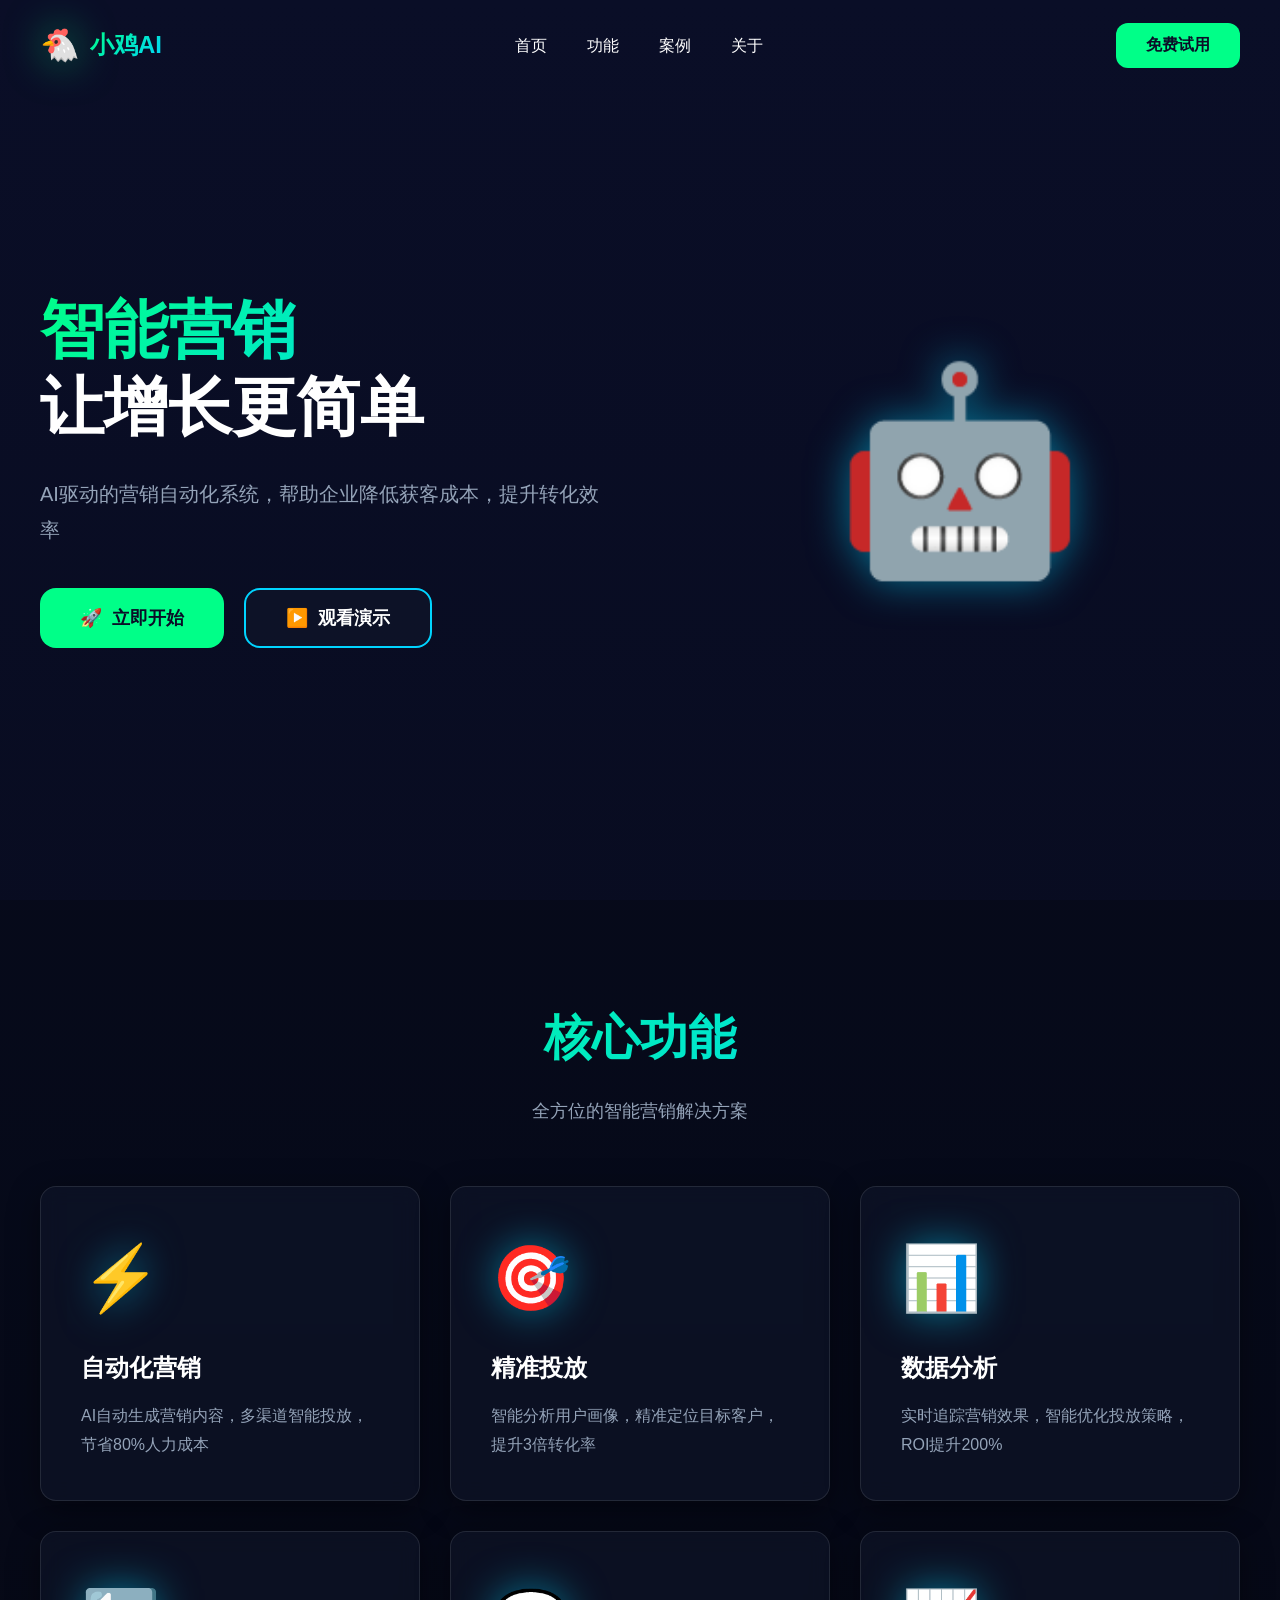
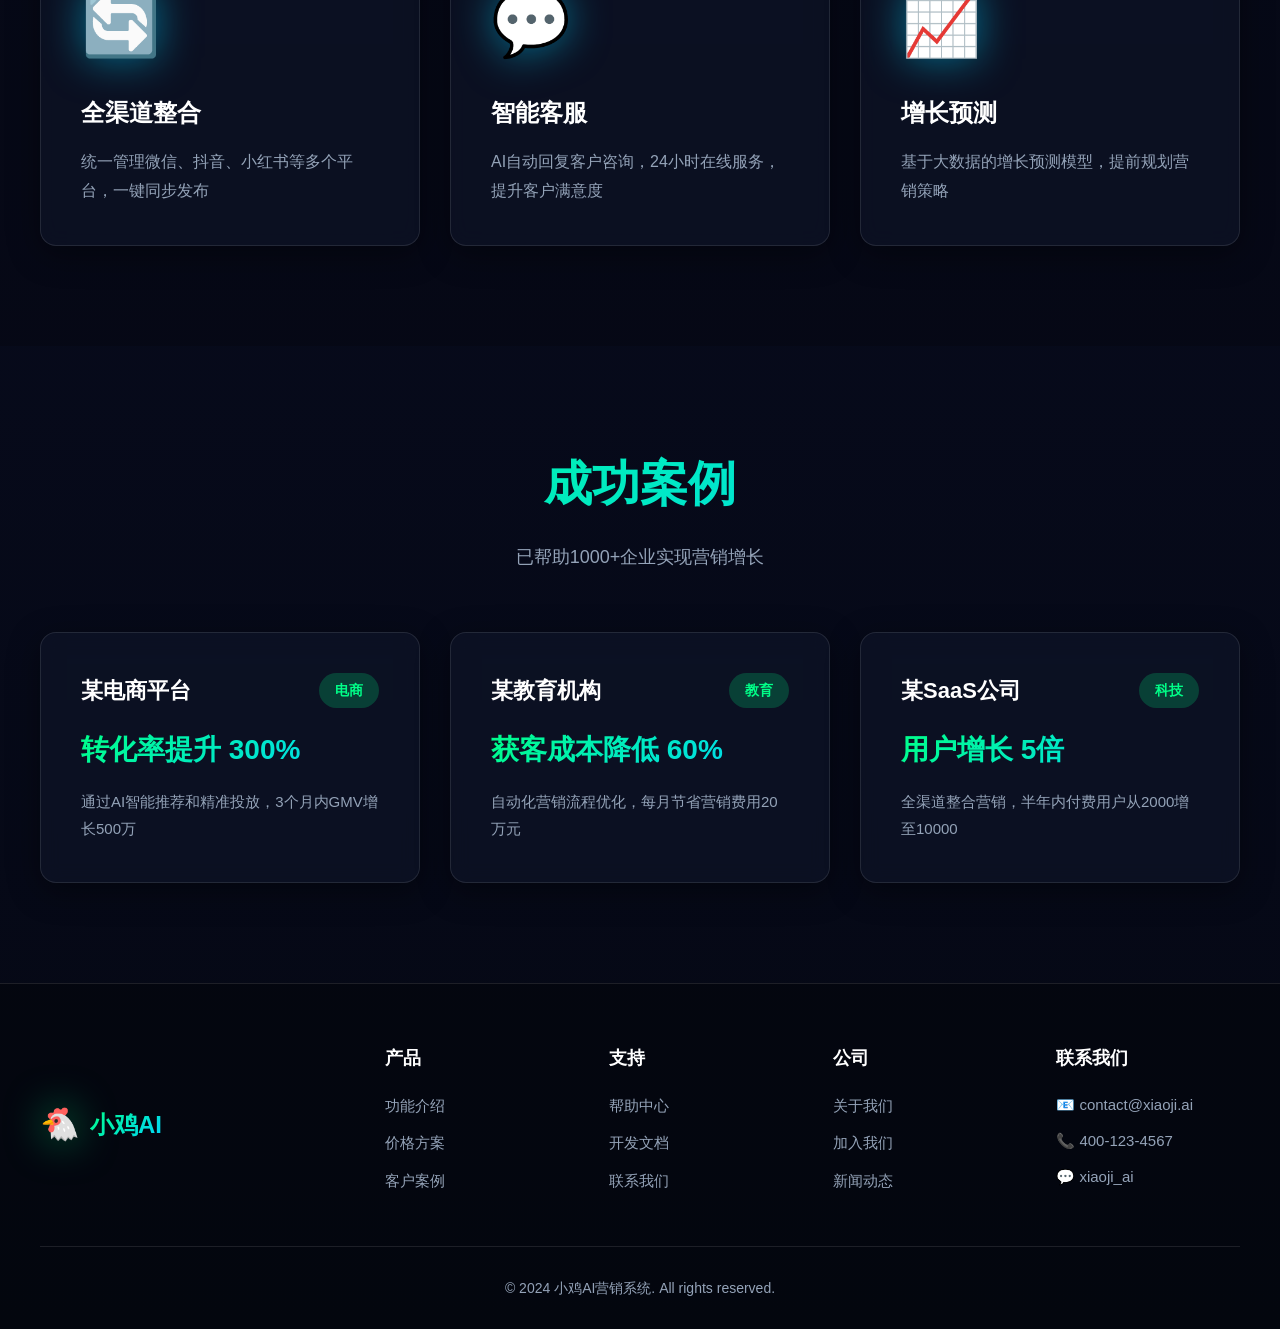
<file: index.html>
<!DOCTYPE html>
<html lang="zh-CN">
<head>
    <meta charset="UTF-8">
    <meta name="viewport" content="width=device-width, initial-scale=1.0">
    <meta name="description" content="小鸡AI营销系统 - 智能营销解决方案">
    <title>🎯 小鸡AI营销系统 - PC官网</title>
    <link rel="stylesheet" href="pc.css">
</head>
<body>
    <!-- 导航栏 -->
    <nav class="navbar" id="navbar">
        <div class="nav-container">
            <div class="nav-logo" id="navLogo">
                <!-- 动态渲染 -->
            </div>
            <ul class="nav-menu" id="navMenu">
                <!-- 动态渲染 -->
            </ul>
            <div class="nav-cta">
                <button class="nav-btn" data-button="nav-contact" id="navCtaBtn">
                    <!-- 动态渲染 -->
                </button>
            </div>
            <!-- 移动端菜单按钮 -->
            <button class="mobile-menu-toggle" id="mobileMenuToggle">
                <span></span>
                <span></span>
                <span></span>
            </button>
        </div>
    </nav>

    <!-- Hero区 -->
    <section class="hero-section" id="heroSection">
        <div class="hero-container">
            <div class="hero-content">
                <h1 class="hero-title" id="heroTitle">
                    <!-- 动态渲染 -->
                </h1>
                <p class="hero-subtitle" id="heroSubtitle">
                    <!-- 动态渲染 -->
                </p>
                <div class="hero-buttons" id="heroButtons">
                    <!-- 动态渲染 -->
                </div>
            </div>
            <div class="hero-visual" id="heroVisual">
                <!-- 动态渲染 -->
            </div>
        </div>
    </section>

    <!-- 功能区 -->
    <section class="features-section" id="featuresSection">
        <div class="features-container">
            <h2 class="section-title" id="featuresTitle">
                <!-- 动态渲染 -->
            </h2>
            <p class="section-subtitle" id="featuresSubtitle">
                <!-- 动态渲染 -->
            </p>
            <div class="features-grid" id="featuresGrid">
                <!-- 动态渲染 -->
            </div>
        </div>
    </section>

    <!-- 案例区 -->
    <section class="cases-section" id="casesSection">
        <div class="cases-container">
            <h2 class="section-title" id="casesTitle">
                <!-- 动态渲染 -->
            </h2>
            <p class="section-subtitle" id="casesSubtitle">
                <!-- 动态渲染 -->
            </p>
            <div class="cases-grid" id="casesGrid">
                <!-- 动态渲染 -->
            </div>
        </div>
    </section>

    <!-- 页脚 -->
    <footer class="footer" id="footer">
        <div class="footer-container">
            <div class="footer-content" id="footerContent">
                <!-- 动态渲染 -->
            </div>
            <div class="footer-bottom" id="footerBottom">
                <!-- 动态渲染 -->
            </div>
        </div>
    </footer>

    <!-- 第11步：域名跳转（最先加载） -->
    <script src="domain-config.js"></script>
    <script src="domain-router.js"></script>
    
    <!-- 加载脚本 -->
    <script src="config.js"></script>
    <script src="content-manager.js"></script>
    <script src="tracker.js"></script>
    <script src="pc.js"></script>
</body>
</html>
</file>
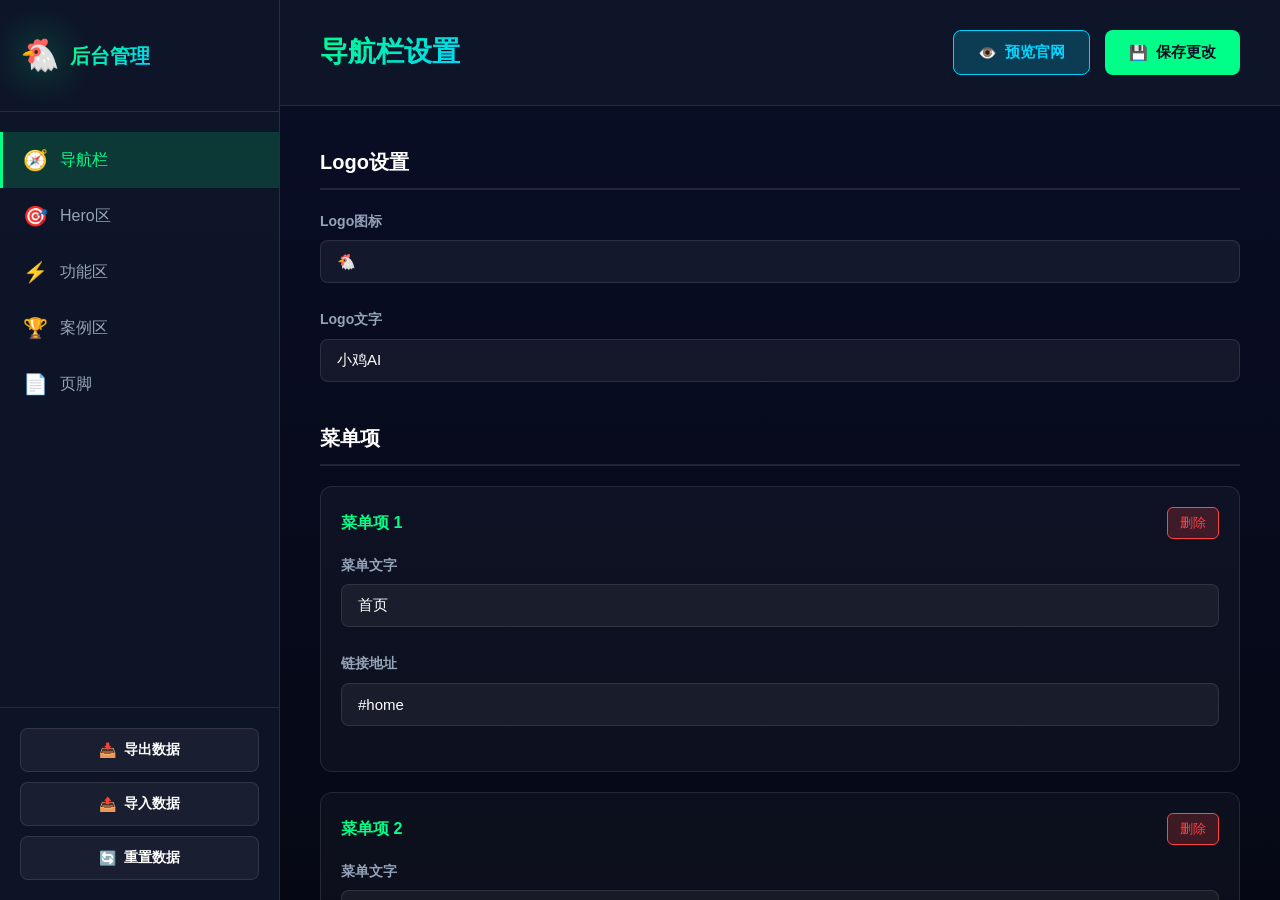
<file: admin.html>
<!DOCTYPE html>
<html lang="zh-CN">
<head>
    <meta charset="UTF-8">
    <meta name="viewport" content="width=device-width, initial-scale=1.0">
    <title>🎯 小鸡AI营销系统 - 后台管理</title>
    <link rel="stylesheet" href="admin.css">
</head>
<body>
    <div class="admin-container">
        <!-- 左侧菜单 -->
        <aside class="sidebar">
            <div class="sidebar-header">
                <div class="logo">
                    <span class="logo-icon">🐔</span>
                    <span class="logo-text">后台管理</span>
                </div>
            </div>
            
            <nav class="sidebar-nav">
                <button class="nav-item active" data-section="nav">
                    <span class="nav-icon">🧭</span>
                    <span class="nav-text">导航栏</span>
                </button>
                <button class="nav-item" data-section="hero">
                    <span class="nav-icon">🎯</span>
                    <span class="nav-text">Hero区</span>
                </button>
                <button class="nav-item" data-section="features">
                    <span class="nav-icon">⚡</span>
                    <span class="nav-text">功能区</span>
                </button>
                <button class="nav-item" data-section="cases">
                    <span class="nav-icon">🏆</span>
                    <span class="nav-text">案例区</span>
                </button>
                <button class="nav-item" data-section="footer">
                    <span class="nav-icon">📄</span>
                    <span class="nav-text">页脚</span>
                </button>
            </nav>
            
            <div class="sidebar-actions">
                <button class="action-btn export-btn" id="exportBtn">
                    <span>📥</span>
                    <span>导出数据</span>
                </button>
                <button class="action-btn import-btn" id="importBtn">
                    <span>📤</span>
                    <span>导入数据</span>
                </button>
                <button class="action-btn reset-btn" id="resetBtn">
                    <span>🔄</span>
                    <span>重置数据</span>
                </button>
                <input type="file" id="importFile" accept=".json" style="display: none;">
            </div>
        </aside>

        <!-- 右侧编辑区 -->
        <main class="main-content">
            <div class="content-header">
                <h1 class="content-title" id="contentTitle">导航栏设置</h1>
                <div class="header-actions">
                    <button class="preview-btn" id="previewBtn">
                        <span>👁️</span>
                        <span>预览官网</span>
                    </button>
                    <button class="save-btn" id="saveBtn">
                        <span>💾</span>
                        <span>保存更改</span>
                    </button>
                </div>
            </div>

            <div class="content-body" id="contentBody">
                <!-- 动态渲染编辑表单 -->
            </div>

            <!-- 保存提示 -->
            <div class="toast" id="toast">
                <span class="toast-icon">✅</span>
                <span class="toast-text">保存成功！</span>
            </div>
        </main>
    </div>

    <!-- 加载脚本 -->
    <script src="content-manager.js"></script>
    <script src="admin.js"></script>
</body>
</html>
</file>
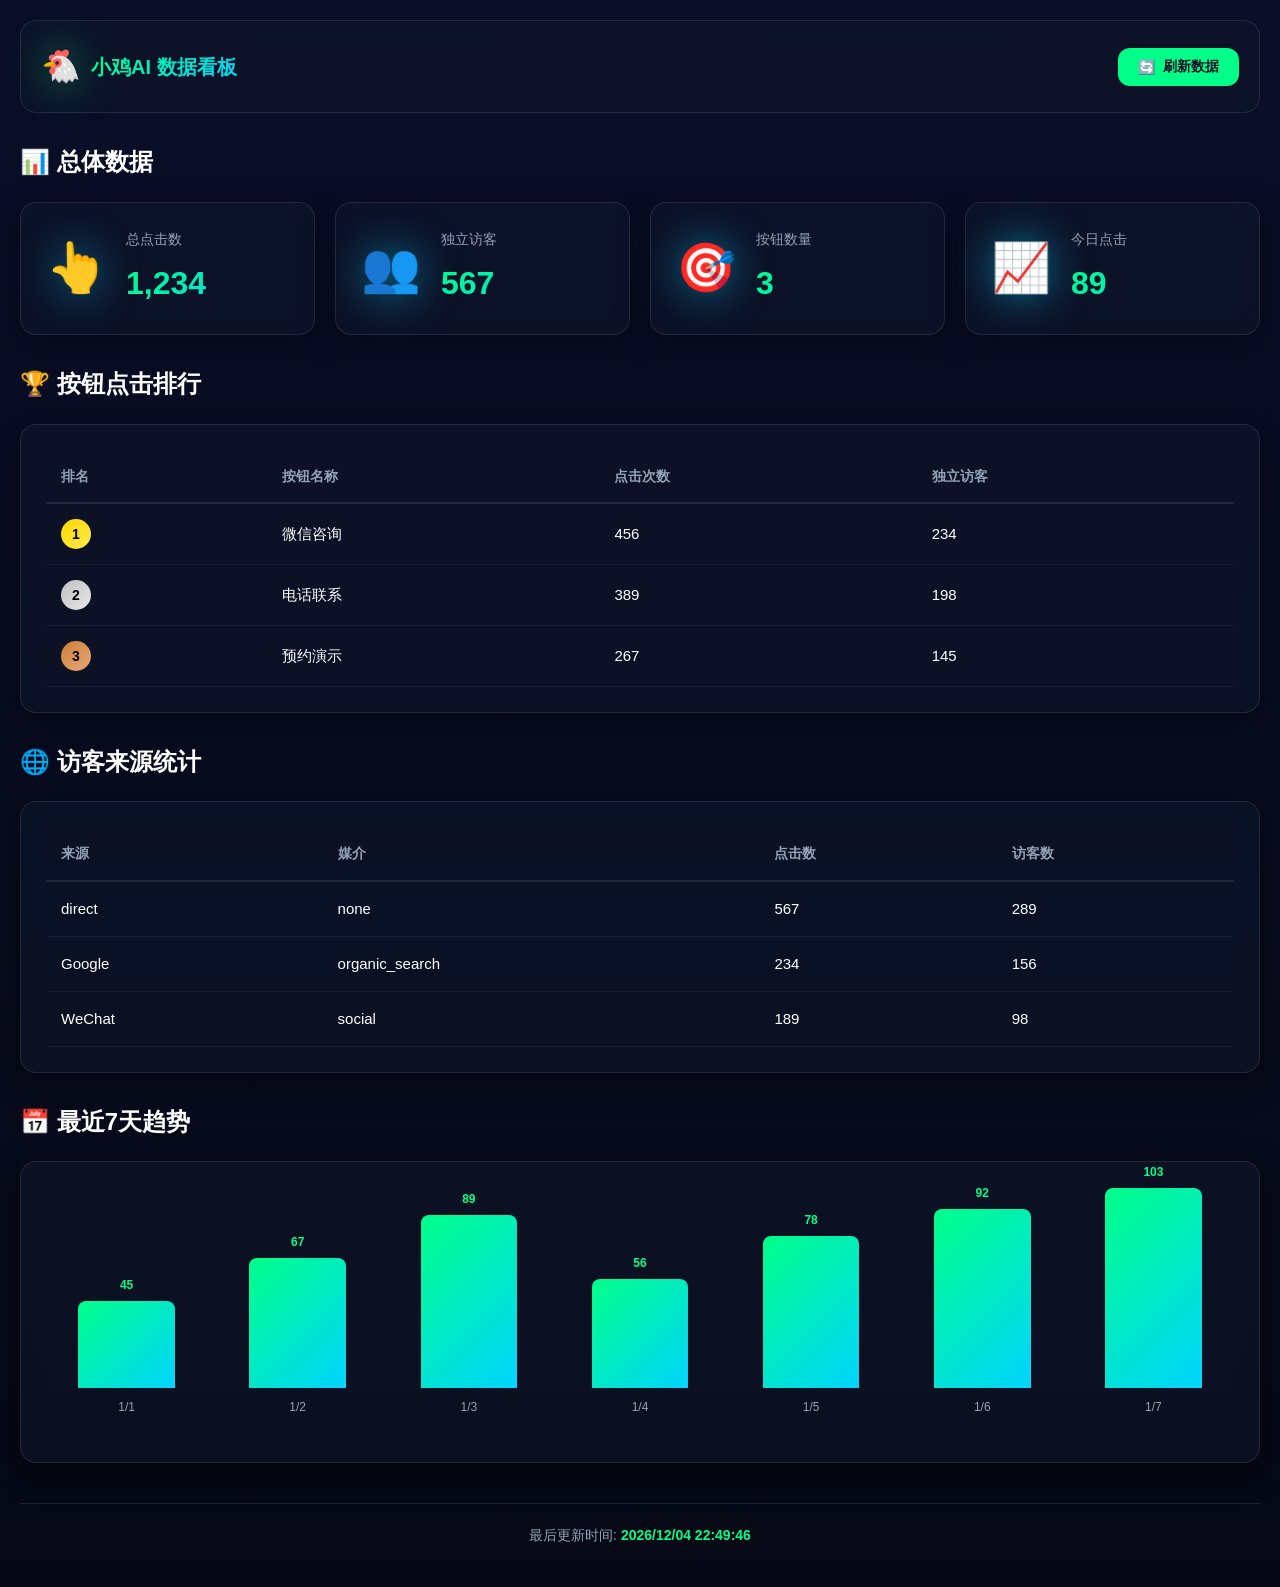
<file: dashboard.html>
<!DOCTYPE html>
<html lang="zh-CN">
<head>
    <meta charset="UTF-8">
    <meta name="viewport" content="width=device-width, initial-scale=1.0">
    <title>🎯 小鸡AI营销系统 - 数据看板</title>
    <link rel="stylesheet" href="dashboard.css">
</head>
<body>
    <div class="dashboard-container">
        <!-- 顶部导航 -->
        <header class="dashboard-header">
            <div class="header-content">
                <div class="logo">
                    <span class="logo-icon">🐔</span>
                    <span class="logo-text">小鸡AI 数据看板</span>
                </div>
                <div class="header-actions">
                    <button class="refresh-btn" id="refreshBtn">
                        <span>🔄</span>
                        <span>刷新数据</span>
                    </button>
                </div>
            </div>
        </header>

        <!-- 主内容区 -->
        <main class="dashboard-main">
            <!-- 统计卡片 -->
            <section class="stats-section">
                <h2 class="section-title">📊 总体数据</h2>
                <div class="stats-grid">
                    <div class="stat-card glass-effect">
                        <div class="stat-icon">👆</div>
                        <div class="stat-content">
                            <div class="stat-label">总点击数</div>
                            <div class="stat-value" id="totalClicks">-</div>
                        </div>
                    </div>
                    <div class="stat-card glass-effect">
                        <div class="stat-icon">👥</div>
                        <div class="stat-content">
                            <div class="stat-label">独立访客</div>
                            <div class="stat-value" id="uniqueVisitors">-</div>
                        </div>
                    </div>
                    <div class="stat-card glass-effect">
                        <div class="stat-icon">🎯</div>
                        <div class="stat-content">
                            <div class="stat-label">按钮数量</div>
                            <div class="stat-value" id="uniqueButtons">-</div>
                        </div>
                    </div>
                    <div class="stat-card glass-effect">
                        <div class="stat-icon">📈</div>
                        <div class="stat-content">
                            <div class="stat-label">今日点击</div>
                            <div class="stat-value" id="todayClicks">-</div>
                        </div>
                    </div>
                </div>
            </section>

            <!-- 按钮排行榜 -->
            <section class="ranking-section">
                <h2 class="section-title">🏆 按钮点击排行</h2>
                <div class="ranking-container glass-effect">
                    <div class="table-wrapper">
                        <table class="ranking-table">
                            <thead>
                                <tr>
                                    <th>排名</th>
                                    <th>按钮名称</th>
                                    <th>点击次数</th>
                                    <th>独立访客</th>
                                </tr>
                            </thead>
                            <tbody id="rankingTableBody">
                                <tr>
                                    <td colspan="4" class="loading-cell">加载中...</td>
                                </tr>
                            </tbody>
                        </table>
                    </div>
                </div>
            </section>

            <!-- 来源统计 -->
            <section class="source-section">
                <h2 class="section-title">🌐 访客来源统计</h2>
                <div class="source-container glass-effect">
                    <div class="table-wrapper">
                        <table class="source-table">
                            <thead>
                                <tr>
                                    <th>来源</th>
                                    <th>媒介</th>
                                    <th>点击数</th>
                                    <th>访客数</th>
                                </tr>
                            </thead>
                            <tbody id="sourceTableBody">
                                <tr>
                                    <td colspan="4" class="loading-cell">加载中...</td>
                                </tr>
                            </tbody>
                        </table>
                    </div>
                </div>
            </section>

            <!-- 最近7天趋势 -->
            <section class="trend-section">
                <h2 class="section-title">📅 最近7天趋势</h2>
                <div class="trend-container glass-effect">
                    <div class="trend-chart" id="trendChart">
                        <div class="loading-cell">加载中...</div>
                    </div>
                </div>
            </section>
        </main>

        <!-- 页脚 -->
        <footer class="dashboard-footer">
            <p>最后更新时间: <span id="lastUpdate">-</span></p>
        </footer>
    </div>

    <!-- 加载配置和脚本 -->
    <script src="config.js"></script>
    <script src="dashboard.js"></script>
</body>
</html>
</file>
<file: pc.css>
/* 🎯 小鸡AI营销系统 - PC端样式 */
/* 第5步：PC宽屏布局 + 响应式 */

/* ============================================
   1. 全局样式
   ============================================ */
:root {
    --neon-green: #00ff88;
    --cyan-blue: #00d4ff;
    --dark-bg: #0a0e27;
    --darker-bg: #050814;
    --card-bg: rgba(15, 23, 42, 0.6);
    --text-primary: #ffffff;
    --text-secondary: #94a3b8;
    
    --gradient-primary: linear-gradient(135deg, var(--neon-green), var(--cyan-blue));
    --gradient-dark: linear-gradient(180deg, var(--dark-bg), var(--darker-bg));
    
    --glow-green: 0 0 20px rgba(0, 255, 136, 0.5);
    --glow-cyan: 0 0 20px rgba(0, 212, 255, 0.5);
    --shadow-card: 0 8px 32px rgba(0, 0, 0, 0.4);
}

* {
    margin: 0;
    padding: 0;
    box-sizing: border-box;
}

body {
    font-family: -apple-system, BlinkMacSystemFont, 'Segoe UI', 'PingFang SC', 'Hiragino Sans GB', 'Microsoft YaHei', sans-serif;
    background: var(--gradient-dark);
    color: var(--text-primary);
    line-height: 1.6;
    overflow-x: hidden;
}

.glass-effect {
    background: var(--card-bg);
    backdrop-filter: blur(10px);
    -webkit-backdrop-filter: blur(10px);
    border: 1px solid rgba(255, 255, 255, 0.1);
    border-radius: 16px;
    box-shadow: var(--shadow-card);
}

/* ============================================
   2. 导航栏
   ============================================ */
.navbar {
    position: fixed;
    top: 0;
    left: 0;
    right: 0;
    z-index: 1000;
    padding: 20px 0;
    transition: all 0.3s ease;
}

.navbar.scrolled {
    background: var(--card-bg);
    backdrop-filter: blur(10px);
    padding: 15px 0;
    box-shadow: 0 4px 20px rgba(0, 0, 0, 0.3);
}

.nav-container {
    max-width: 1400px;
    margin: 0 auto;
    padding: 0 40px;
    display: flex;
    align-items: center;
    justify-content: space-between;
}

.nav-logo {
    display: flex;
    align-items: center;
    gap: 10px;
    cursor: pointer;
}

.logo-icon {
    font-size: 32px;
    filter: drop-shadow(var(--glow-green));
}

.logo-text {
    font-size: 24px;
    font-weight: 700;
    background: var(--gradient-primary);
    -webkit-background-clip: text;
    -webkit-text-fill-color: transparent;
    background-clip: text;
}

.nav-menu {
    display: flex;
    list-style: none;
    gap: 40px;
}

.nav-link {
    color: var(--text-primary);
    text-decoration: none;
    font-size: 16px;
    font-weight: 500;
    transition: all 0.3s ease;
    position: relative;
}

.nav-link::after {
    content: '';
    position: absolute;
    bottom: -5px;
    left: 0;
    width: 0;
    height: 2px;
    background: var(--gradient-primary);
    transition: width 0.3s ease;
}

.nav-link:hover {
    color: var(--neon-green);
}

.nav-link:hover::after {
    width: 100%;
}

.nav-btn {
    padding: 12px 30px;
    background: var(--neon-green);
    color: var(--dark-bg);
    border: none;
    border-radius: 12px;
    font-size: 16px;
    font-weight: 600;
    cursor: pointer;
    transition: all 0.3s ease;
}

.nav-btn:hover {
    transform: translateY(-2px);
    box-shadow: var(--glow-green);
}

/* 移动端菜单按钮 */
.mobile-menu-toggle {
    display: none;
    flex-direction: column;
    gap: 5px;
    background: none;
    border: none;
    cursor: pointer;
    padding: 5px;
}

.mobile-menu-toggle span {
    width: 25px;
    height: 3px;
    background: var(--neon-green);
    border-radius: 2px;
    transition: all 0.3s ease;
}

.mobile-menu-toggle.active span:nth-child(1) {
    transform: rotate(45deg) translate(7px, 7px);
}

.mobile-menu-toggle.active span:nth-child(2) {
    opacity: 0;
}

.mobile-menu-toggle.active span:nth-child(3) {
    transform: rotate(-45deg) translate(7px, -7px);
}

/* ============================================
   3. Hero区
   ============================================ */
.hero-section {
    min-height: 100vh;
    display: flex;
    align-items: center;
    padding: 120px 0 80px;
}

.hero-container {
    max-width: 1400px;
    margin: 0 auto;
    padding: 0 40px;
    display: grid;
    grid-template-columns: 1fr 1fr;
    gap: 80px;
    align-items: center;
}

.hero-content {
    animation: fadeInLeft 1s ease;
}

.hero-title {
    font-size: 64px;
    font-weight: 900;
    line-height: 1.2;
    margin-bottom: 30px;
}

.title-line1 {
    display: block;
    background: var(--gradient-primary);
    -webkit-background-clip: text;
    -webkit-text-fill-color: transparent;
    background-clip: text;
}

.title-line2 {
    display: block;
    color: var(--text-primary);
}

.hero-subtitle {
    font-size: 20px;
    color: var(--text-secondary);
    margin-bottom: 40px;
    line-height: 1.8;
}

.hero-buttons {
    display: flex;
    gap: 20px;
}

.hero-btn {
    padding: 16px 40px;
    border: none;
    border-radius: 16px;
    font-size: 18px;
    font-weight: 600;
    cursor: pointer;
    display: flex;
    align-items: center;
    gap: 10px;
    transition: all 0.3s ease;
}

.primary-btn {
    background: var(--neon-green);
    color: var(--dark-bg);
}

.primary-btn:hover {
    transform: translateY(-3px);
    box-shadow: var(--glow-green);
}

.secondary-btn {
    background: var(--card-bg);
    color: var(--text-primary);
    border: 2px solid var(--cyan-blue);
}

.secondary-btn:hover {
    transform: translateY(-3px);
    box-shadow: var(--glow-cyan);
}

.hero-visual {
    display: flex;
    align-items: center;
    justify-content: center;
    animation: fadeInRight 1s ease;
}

.visual-emoji {
    font-size: 200px;
    filter: drop-shadow(var(--glow-cyan));
    animation: float 3s ease-in-out infinite;
}

@keyframes float {
    0%, 100% { transform: translateY(0) rotate(0deg); }
    50% { transform: translateY(-30px) rotate(10deg); }
}

/* ============================================
   4. 功能区
   ============================================ */
.features-section {
    padding: 100px 0;
    background: rgba(0, 0, 0, 0.2);
}

.features-container {
    max-width: 1400px;
    margin: 0 auto;
    padding: 0 40px;
}

.section-title {
    font-size: 48px;
    font-weight: 800;
    text-align: center;
    margin-bottom: 20px;
    background: var(--gradient-primary);
    -webkit-background-clip: text;
    -webkit-text-fill-color: transparent;
    background-clip: text;
}

.section-subtitle {
    font-size: 18px;
    color: var(--text-secondary);
    text-align: center;
    margin-bottom: 60px;
}

.features-grid {
    display: grid;
    grid-template-columns: repeat(3, 1fr);
    gap: 30px;
}

.feature-card {
    padding: 40px;
    transition: all 0.3s ease;
}

.feature-card:hover {
    transform: translateY(-10px);
    border-color: var(--neon-green);
    box-shadow: var(--glow-green);
}

.feature-icon {
    font-size: 64px;
    margin-bottom: 20px;
    filter: drop-shadow(var(--glow-cyan));
}

.feature-title {
    font-size: 24px;
    font-weight: 700;
    margin-bottom: 15px;
    color: var(--text-primary);
}

.feature-description {
    font-size: 16px;
    color: var(--text-secondary);
    line-height: 1.8;
}

/* ============================================
   5. 案例区
   ============================================ */
.cases-section {
    padding: 100px 0;
}

.cases-container {
    max-width: 1400px;
    margin: 0 auto;
    padding: 0 40px;
}

.cases-grid {
    display: grid;
    grid-template-columns: repeat(3, 1fr);
    gap: 30px;
}

.case-card {
    padding: 40px;
    transition: all 0.3s ease;
}

.case-card:hover {
    transform: translateY(-10px);
    border-color: var(--cyan-blue);
    box-shadow: var(--glow-cyan);
}

.case-header {
    display: flex;
    justify-content: space-between;
    align-items: center;
    margin-bottom: 20px;
}

.case-company {
    font-size: 22px;
    font-weight: 700;
    color: var(--text-primary);
}

.case-industry {
    padding: 6px 16px;
    background: rgba(0, 255, 136, 0.2);
    color: var(--neon-green);
    border-radius: 20px;
    font-size: 14px;
    font-weight: 600;
}

.case-result {
    font-size: 28px;
    font-weight: 800;
    background: var(--gradient-primary);
    -webkit-background-clip: text;
    -webkit-text-fill-color: transparent;
    background-clip: text;
    margin-bottom: 15px;
}

.case-description {
    font-size: 15px;
    color: var(--text-secondary);
    line-height: 1.8;
}

/* ============================================
   6. 页脚
   ============================================ */
.footer {
    background: rgba(0, 0, 0, 0.3);
    padding: 60px 0 30px;
    border-top: 1px solid rgba(255, 255, 255, 0.1);
}

.footer-container {
    max-width: 1400px;
    margin: 0 auto;
    padding: 0 40px;
}

.footer-content {
    display: grid;
    grid-template-columns: 1fr 3fr;
    gap: 60px;
    margin-bottom: 40px;
}

.footer-logo {
    display: flex;
    align-items: center;
    gap: 10px;
}

.footer-columns {
    display: grid;
    grid-template-columns: repeat(4, 1fr);
    gap: 40px;
}

.footer-column-title {
    font-size: 18px;
    font-weight: 700;
    margin-bottom: 20px;
    color: var(--text-primary);
}

.footer-links,
.footer-contact {
    list-style: none;
}

.footer-links li,
.footer-contact li {
    margin-bottom: 12px;
}

.footer-links a {
    color: var(--text-secondary);
    text-decoration: none;
    font-size: 15px;
    transition: color 0.3s ease;
}

.footer-links a:hover {
    color: var(--neon-green);
}

.footer-contact li {
    color: var(--text-secondary);
    font-size: 15px;
}

.footer-bottom {
    text-align: center;
    padding-top: 30px;
    border-top: 1px solid rgba(255, 255, 255, 0.1);
    color: var(--text-secondary);
    font-size: 14px;
}

/* ============================================
   7. 动画
   ============================================ */
@keyframes fadeInLeft {
    from {
        opacity: 0;
        transform: translateX(-50px);
    }
    to {
        opacity: 1;
        transform: translateX(0);
    }
}

@keyframes fadeInRight {
    from {
        opacity: 0;
        transform: translateX(50px);
    }
    to {
        opacity: 1;
        transform: translateX(0);
    }
}

/* ============================================
   8. 响应式设计 - 平板
   ============================================ */
@media (max-width: 1024px) {
    .nav-container,
    .hero-container,
    .features-container,
    .cases-container,
    .footer-container {
        padding: 0 30px;
    }
    
    .hero-container {
        grid-template-columns: 1fr;
        gap: 60px;
        text-align: center;
    }
    
    .hero-title {
        font-size: 52px;
    }
    
    .hero-buttons {
        justify-content: center;
    }
    
    .visual-emoji {
        font-size: 150px;
    }
    
    .features-grid,
    .cases-grid {
        grid-template-columns: repeat(2, 1fr);
    }
    
    .footer-content {
        grid-template-columns: 1fr;
    }
    
    .footer-columns {
        grid-template-columns: repeat(2, 1fr);
    }
}

/* ============================================
   9. 响应式设计 - 手机
   ============================================ */
@media (max-width: 768px) {
    .nav-container,
    .hero-container,
    .features-container,
    .cases-container,
    .footer-container {
        padding: 0 20px;
    }
    
    /* 导航栏 */
    .mobile-menu-toggle {
        display: flex;
    }
    
    .nav-menu {
        position: fixed;
        top: 80px;
        left: 0;
        right: 0;
        flex-direction: column;
        background: var(--card-bg);
        backdrop-filter: blur(10px);
        padding: 20px;
        gap: 20px;
        transform: translateY(-100%);
        opacity: 0;
        transition: all 0.3s ease;
        pointer-events: none;
    }
    
    .nav-menu.active {
        transform: translateY(0);
        opacity: 1;
        pointer-events: all;
    }
    
    .nav-cta {
        display: none;
    }
    
    /* Hero区 */
    .hero-section {
        padding: 100px 0 60px;
    }
    
    .hero-title {
        font-size: 40px;
    }
    
    .hero-subtitle {
        font-size: 16px;
    }
    
    .hero-buttons {
        flex-direction: column;
    }
    
    .hero-btn {
        width: 100%;
        justify-content: center;
    }
    
    .visual-emoji {
        font-size: 120px;
    }
    
    /* 功能区和案例区 */
    .section-title {
        font-size: 36px;
    }
    
    .features-grid,
    .cases-grid {
        grid-template-columns: 1fr;
    }
    
    .feature-card,
    .case-card {
        padding: 30px;
    }
    
    /* 页脚 */
    .footer-columns {
        grid-template-columns: 1fr;
        gap: 30px;
    }
}

/* ============================================
   10. 性能优化
   ============================================ */
* {
    -webkit-tap-highlight-color: transparent;
}

button {
    -webkit-touch-callout: none;
    -webkit-user-select: none;
    user-select: none;
}
</file>
<file: admin.css>
/* 🎯 小鸡AI营销系统 - 后台管理样式 */
/* 第6步：后台管理系统 */

/* ============================================
   1. 全局样式
   ============================================ */
:root {
    --neon-green: #00ff88;
    --cyan-blue: #00d4ff;
    --dark-bg: #0a0e27;
    --darker-bg: #050814;
    --card-bg: rgba(15, 23, 42, 0.8);
    --text-primary: #ffffff;
    --text-secondary: #94a3b8;
    --border-color: rgba(255, 255, 255, 0.1);
    
    --gradient-primary: linear-gradient(135deg, var(--neon-green), var(--cyan-blue));
    --glow-green: 0 0 20px rgba(0, 255, 136, 0.5);
    --shadow-card: 0 8px 32px rgba(0, 0, 0, 0.4);
}

* {
    margin: 0;
    padding: 0;
    box-sizing: border-box;
}

body {
    font-family: -apple-system, BlinkMacSystemFont, 'Segoe UI', 'PingFang SC', 'Hiragino Sans GB', 'Microsoft YaHei', sans-serif;
    background: linear-gradient(180deg, var(--dark-bg), var(--darker-bg));
    color: var(--text-primary);
    line-height: 1.6;
    overflow: hidden;
}

/* ============================================
   2. 布局容器
   ============================================ */
.admin-container {
    display: flex;
    height: 100vh;
}

/* ============================================
   3. 左侧菜单
   ============================================ */
.sidebar {
    width: 280px;
    background: var(--card-bg);
    border-right: 1px solid var(--border-color);
    display: flex;
    flex-direction: column;
}

.sidebar-header {
    padding: 30px 20px;
    border-bottom: 1px solid var(--border-color);
}

.logo {
    display: flex;
    align-items: center;
    gap: 10px;
}

.logo-icon {
    font-size: 32px;
    filter: drop-shadow(var(--glow-green));
}

.logo-text {
    font-size: 20px;
    font-weight: 700;
    background: var(--gradient-primary);
    -webkit-background-clip: text;
    -webkit-text-fill-color: transparent;
    background-clip: text;
}

/* 导航菜单 */
.sidebar-nav {
    flex: 1;
    padding: 20px 0;
    overflow-y: auto;
}

.nav-item {
    width: 100%;
    display: flex;
    align-items: center;
    gap: 12px;
    padding: 16px 20px;
    background: none;
    border: none;
    color: var(--text-secondary);
    font-size: 16px;
    cursor: pointer;
    transition: all 0.3s ease;
    border-left: 3px solid transparent;
}

.nav-item:hover {
    background: rgba(0, 255, 136, 0.1);
    color: var(--neon-green);
}

.nav-item.active {
    background: rgba(0, 255, 136, 0.15);
    color: var(--neon-green);
    border-left-color: var(--neon-green);
}

.nav-icon {
    font-size: 20px;
}

.nav-text {
    font-weight: 500;
}

/* 底部操作按钮 */
.sidebar-actions {
    padding: 20px;
    border-top: 1px solid var(--border-color);
    display: flex;
    flex-direction: column;
    gap: 10px;
}

.action-btn {
    display: flex;
    align-items: center;
    justify-content: center;
    gap: 8px;
    padding: 12px;
    border: 1px solid var(--border-color);
    border-radius: 8px;
    background: rgba(255, 255, 255, 0.05);
    color: var(--text-primary);
    font-size: 14px;
    font-weight: 600;
    cursor: pointer;
    transition: all 0.3s ease;
}

.action-btn:hover {
    background: rgba(255, 255, 255, 0.1);
    transform: translateY(-2px);
}

.export-btn:hover {
    border-color: var(--cyan-blue);
    color: var(--cyan-blue);
}

.import-btn:hover {
    border-color: var(--neon-green);
    color: var(--neon-green);
}

.reset-btn:hover {
    border-color: #ff4444;
    color: #ff4444;
}

/* ============================================
   4. 右侧编辑区
   ============================================ */
.main-content {
    flex: 1;
    display: flex;
    flex-direction: column;
    overflow: hidden;
}

.content-header {
    padding: 30px 40px;
    background: var(--card-bg);
    border-bottom: 1px solid var(--border-color);
    display: flex;
    justify-content: space-between;
    align-items: center;
}

.content-title {
    font-size: 28px;
    font-weight: 700;
    background: var(--gradient-primary);
    -webkit-background-clip: text;
    -webkit-text-fill-color: transparent;
    background-clip: text;
}

.header-actions {
    display: flex;
    gap: 15px;
}

.preview-btn,
.save-btn {
    display: flex;
    align-items: center;
    gap: 8px;
    padding: 12px 24px;
    border: none;
    border-radius: 8px;
    font-size: 15px;
    font-weight: 600;
    cursor: pointer;
    transition: all 0.3s ease;
}

.preview-btn {
    background: rgba(0, 212, 255, 0.2);
    color: var(--cyan-blue);
    border: 1px solid var(--cyan-blue);
}

.preview-btn:hover {
    background: var(--cyan-blue);
    color: var(--dark-bg);
    transform: translateY(-2px);
}

.save-btn {
    background: var(--neon-green);
    color: var(--dark-bg);
}

.save-btn:hover {
    transform: translateY(-2px);
    box-shadow: var(--glow-green);
}

/* 内容主体 */
.content-body {
    flex: 1;
    padding: 40px;
    overflow-y: auto;
}

/* ============================================
   5. 表单样式
   ============================================ */
.form-section {
    margin-bottom: 40px;
}

.form-section-title {
    font-size: 20px;
    font-weight: 700;
    color: var(--text-primary);
    margin-bottom: 20px;
    padding-bottom: 10px;
    border-bottom: 2px solid var(--border-color);
}

.form-group {
    margin-bottom: 25px;
}

.form-label {
    display: block;
    font-size: 14px;
    font-weight: 600;
    color: var(--text-secondary);
    margin-bottom: 8px;
}

.form-input,
.form-textarea {
    width: 100%;
    padding: 12px 16px;
    background: rgba(255, 255, 255, 0.05);
    border: 1px solid var(--border-color);
    border-radius: 8px;
    color: var(--text-primary);
    font-size: 15px;
    font-family: inherit;
    transition: all 0.3s ease;
}

.form-input:focus,
.form-textarea:focus {
    outline: none;
    border-color: var(--neon-green);
    background: rgba(0, 255, 136, 0.05);
}

.form-textarea {
    min-height: 100px;
    resize: vertical;
}

.form-input::placeholder,
.form-textarea::placeholder {
    color: rgba(148, 163, 184, 0.5);
}

/* 数组项编辑 */
.array-items {
    display: flex;
    flex-direction: column;
    gap: 20px;
}

.array-item {
    padding: 20px;
    background: rgba(255, 255, 255, 0.03);
    border: 1px solid var(--border-color);
    border-radius: 12px;
    position: relative;
}

.array-item-header {
    display: flex;
    justify-content: space-between;
    align-items: center;
    margin-bottom: 15px;
}

.array-item-title {
    font-size: 16px;
    font-weight: 600;
    color: var(--neon-green);
}

.remove-item-btn {
    padding: 6px 12px;
    background: rgba(255, 68, 68, 0.2);
    border: 1px solid #ff4444;
    border-radius: 6px;
    color: #ff4444;
    font-size: 13px;
    cursor: pointer;
    transition: all 0.3s ease;
}

.remove-item-btn:hover {
    background: #ff4444;
    color: white;
}

.add-item-btn {
    width: 100%;
    padding: 12px;
    background: rgba(0, 255, 136, 0.1);
    border: 2px dashed var(--neon-green);
    border-radius: 8px;
    color: var(--neon-green);
    font-size: 15px;
    font-weight: 600;
    cursor: pointer;
    transition: all 0.3s ease;
}

.add-item-btn:hover {
    background: rgba(0, 255, 136, 0.2);
    transform: translateY(-2px);
}

/* ============================================
   6. Toast提示
   ============================================ */
.toast {
    position: fixed;
    top: 30px;
    right: 30px;
    display: flex;
    align-items: center;
    gap: 10px;
    padding: 16px 24px;
    background: var(--neon-green);
    color: var(--dark-bg);
    border-radius: 12px;
    font-size: 15px;
    font-weight: 600;
    box-shadow: 0 8px 32px rgba(0, 255, 136, 0.4);
    transform: translateY(-150%);
    opacity: 0;
    transition: all 0.3s ease;
    z-index: 9999;
}

.toast.show {
    transform: translateY(0);
    opacity: 1;
}

.toast-icon {
    font-size: 20px;
}

/* ============================================
   7. 滚动条样式
   ============================================ */
.sidebar-nav::-webkit-scrollbar,
.content-body::-webkit-scrollbar {
    width: 8px;
}

.sidebar-nav::-webkit-scrollbar-track,
.content-body::-webkit-scrollbar-track {
    background: rgba(255, 255, 255, 0.05);
}

.sidebar-nav::-webkit-scrollbar-thumb,
.content-body::-webkit-scrollbar-thumb {
    background: rgba(0, 255, 136, 0.3);
    border-radius: 4px;
}

.sidebar-nav::-webkit-scrollbar-thumb:hover,
.content-body::-webkit-scrollbar-thumb:hover {
    background: rgba(0, 255, 136, 0.5);
}

/* ============================================
   8. 响应式设计
   ============================================ */
@media (max-width: 1024px) {
    .sidebar {
        width: 240px;
    }
    
    .content-header {
        padding: 20px 30px;
    }
    
    .content-body {
        padding: 30px;
    }
}

@media (max-width: 768px) {
    .admin-container {
        flex-direction: column;
    }
    
    .sidebar {
        width: 100%;
        height: auto;
        max-height: 200px;
    }
    
    .sidebar-nav {
        display: flex;
        flex-direction: row;
        overflow-x: auto;
        padding: 10px;
    }
    
    .nav-item {
        flex-shrink: 0;
        border-left: none;
        border-bottom: 3px solid transparent;
    }
    
    .nav-item.active {
        border-left: none;
        border-bottom-color: var(--neon-green);
    }
    
    .sidebar-actions {
        flex-direction: row;
    }
    
    .content-header {
        flex-direction: column;
        gap: 15px;
        align-items: flex-start;
    }
    
    .header-actions {
        width: 100%;
    }
    
    .preview-btn,
    .save-btn {
        flex: 1;
    }
    
    .content-body {
        padding: 20px;
    }
}

/* ============================================
   9. 性能优化
   ============================================ */
* {
    -webkit-tap-highlight-color: transparent;
}

button {
    -webkit-touch-callout: none;
    -webkit-user-select: none;
    user-select: none;
}
</file>
<file: dashboard.css>
/* 🎯 小鸡AI营销系统 - 数据看板样式 */
/* 第4步：运营人员系统 */

/* ============================================
   1. 全局样式
   ============================================ */
:root {
    /* 沿用主页配色 */
    --neon-green: #00ff88;
    --cyan-blue: #00d4ff;
    --dark-bg: #0a0e27;
    --darker-bg: #050814;
    --card-bg: rgba(15, 23, 42, 0.6);
    --text-primary: #ffffff;
    --text-secondary: #94a3b8;
    
    /* 渐变 */
    --gradient-primary: linear-gradient(135deg, var(--neon-green), var(--cyan-blue));
    --gradient-dark: linear-gradient(180deg, var(--dark-bg), var(--darker-bg));
    
    /* 阴影 */
    --glow-green: 0 0 20px rgba(0, 255, 136, 0.5);
    --glow-cyan: 0 0 20px rgba(0, 212, 255, 0.5);
    --shadow-card: 0 8px 32px rgba(0, 0, 0, 0.4);
}

* {
    margin: 0;
    padding: 0;
    box-sizing: border-box;
}

body {
    font-family: -apple-system, BlinkMacSystemFont, 'Segoe UI', 'PingFang SC', 'Hiragino Sans GB', 'Microsoft YaHei', sans-serif;
    background: var(--gradient-dark);
    color: var(--text-primary);
    line-height: 1.6;
    min-height: 100vh;
}

/* 毛玻璃效果 */
.glass-effect {
    background: var(--card-bg);
    backdrop-filter: blur(10px);
    -webkit-backdrop-filter: blur(10px);
    border: 1px solid rgba(255, 255, 255, 0.1);
    border-radius: 16px;
    box-shadow: var(--shadow-card);
}

/* ============================================
   2. 布局容器
   ============================================ */
.dashboard-container {
    max-width: 1400px;
    margin: 0 auto;
    padding: 20px;
}

/* ============================================
   3. 顶部导航
   ============================================ */
.dashboard-header {
    margin-bottom: 30px;
}

.header-content {
    display: flex;
    justify-content: space-between;
    align-items: center;
    padding: 20px;
    background: var(--card-bg);
    backdrop-filter: blur(10px);
    border-radius: 16px;
    border: 1px solid rgba(255, 255, 255, 0.1);
}

.logo {
    display: flex;
    align-items: center;
    gap: 10px;
}

.logo-icon {
    font-size: 32px;
    filter: drop-shadow(var(--glow-green));
}

.logo-text {
    font-size: 20px;
    font-weight: 700;
    background: var(--gradient-primary);
    -webkit-background-clip: text;
    -webkit-text-fill-color: transparent;
    background-clip: text;
}

.refresh-btn {
    display: flex;
    align-items: center;
    gap: 8px;
    padding: 10px 20px;
    background: var(--neon-green);
    color: var(--dark-bg);
    border: none;
    border-radius: 12px;
    font-size: 14px;
    font-weight: 600;
    cursor: pointer;
    transition: all 0.3s ease;
}

.refresh-btn:hover {
    transform: translateY(-2px);
    box-shadow: var(--glow-green);
}

/* ============================================
   4. 主内容区
   ============================================ */
.dashboard-main {
    display: flex;
    flex-direction: column;
    gap: 30px;
}

.section-title {
    font-size: 24px;
    font-weight: 700;
    margin-bottom: 20px;
    color: var(--text-primary);
}

/* ============================================
   5. 统计卡片
   ============================================ */
.stats-grid {
    display: grid;
    grid-template-columns: repeat(auto-fit, minmax(250px, 1fr));
    gap: 20px;
}

.stat-card {
    padding: 25px;
    display: flex;
    align-items: center;
    gap: 20px;
    transition: all 0.3s ease;
}

.stat-card:hover {
    transform: translateY(-5px);
    border-color: var(--neon-green);
    box-shadow: var(--glow-green);
}

.stat-icon {
    font-size: 48px;
    filter: drop-shadow(var(--glow-cyan));
}

.stat-content {
    flex: 1;
}

.stat-label {
    font-size: 14px;
    color: var(--text-secondary);
    margin-bottom: 8px;
}

.stat-value {
    font-size: 32px;
    font-weight: 700;
    background: var(--gradient-primary);
    -webkit-background-clip: text;
    -webkit-text-fill-color: transparent;
    background-clip: text;
}

/* ============================================
   6. 表格样式
   ============================================ */
.ranking-container,
.source-container {
    padding: 25px;
}

.table-wrapper {
    overflow-x: auto;
}

.ranking-table,
.source-table {
    width: 100%;
    border-collapse: collapse;
}

.ranking-table th,
.source-table th {
    text-align: left;
    padding: 15px;
    font-size: 14px;
    font-weight: 600;
    color: var(--text-secondary);
    border-bottom: 2px solid rgba(255, 255, 255, 0.1);
}

.ranking-table td,
.source-table td {
    padding: 15px;
    font-size: 15px;
    color: var(--text-primary);
    border-bottom: 1px solid rgba(255, 255, 255, 0.05);
}

.ranking-table tbody tr:hover,
.source-table tbody tr:hover {
    background: rgba(0, 255, 136, 0.05);
}

.loading-cell {
    text-align: center;
    color: var(--text-secondary);
    padding: 40px !important;
}

/* 排名徽章 */
.rank-badge {
    display: inline-block;
    width: 30px;
    height: 30px;
    line-height: 30px;
    text-align: center;
    border-radius: 50%;
    font-weight: 700;
    font-size: 14px;
}

.rank-1 {
    background: linear-gradient(135deg, #ffd700, #ffed4e);
    color: #000;
}

.rank-2 {
    background: linear-gradient(135deg, #c0c0c0, #e8e8e8);
    color: #000;
}

.rank-3 {
    background: linear-gradient(135deg, #cd7f32, #e8a87c);
    color: #000;
}

.rank-other {
    background: rgba(255, 255, 255, 0.1);
    color: var(--text-secondary);
}

/* ============================================
   7. 趋势图
   ============================================ */
.trend-container {
    padding: 25px;
    min-height: 300px;
}

.trend-chart {
    display: flex;
    align-items: flex-end;
    justify-content: space-around;
    height: 250px;
    gap: 10px;
    padding: 20px 0;
}

.trend-bar {
    flex: 1;
    display: flex;
    flex-direction: column;
    align-items: center;
    gap: 10px;
}

.bar-container {
    width: 100%;
    height: 200px;
    display: flex;
    align-items: flex-end;
    justify-content: center;
}

.bar {
    width: 60%;
    background: var(--gradient-primary);
    border-radius: 8px 8px 0 0;
    transition: all 0.3s ease;
    position: relative;
}

.bar:hover {
    filter: brightness(1.2);
    box-shadow: var(--glow-green);
}

.bar-value {
    position: absolute;
    top: -25px;
    left: 50%;
    transform: translateX(-50%);
    font-size: 12px;
    font-weight: 600;
    color: var(--neon-green);
    white-space: nowrap;
}

.bar-label {
    font-size: 12px;
    color: var(--text-secondary);
    text-align: center;
}

/* ============================================
   8. 页脚
   ============================================ */
.dashboard-footer {
    margin-top: 40px;
    padding: 20px;
    text-align: center;
    color: var(--text-secondary);
    font-size: 14px;
    border-top: 1px solid rgba(255, 255, 255, 0.1);
}

#lastUpdate {
    color: var(--neon-green);
    font-weight: 600;
}

/* ============================================
   9. 响应式设计
   ============================================ */
@media (max-width: 768px) {
    .dashboard-container {
        padding: 15px;
    }
    
    .header-content {
        flex-direction: column;
        gap: 15px;
    }
    
    .stats-grid {
        grid-template-columns: 1fr;
    }
    
    .stat-card {
        padding: 20px;
    }
    
    .section-title {
        font-size: 20px;
    }
    
    .table-wrapper {
        overflow-x: scroll;
    }
    
    .ranking-table,
    .source-table {
        font-size: 14px;
    }
    
    .ranking-table th,
    .ranking-table td,
    .source-table th,
    .source-table td {
        padding: 10px;
    }
}

/* ============================================
   10. 加载动画
   ============================================ */
@keyframes pulse {
    0%, 100% {
        opacity: 1;
    }
    50% {
        opacity: 0.5;
    }
}

.loading-cell {
    animation: pulse 1.5s ease-in-out infinite;
}
</file>
